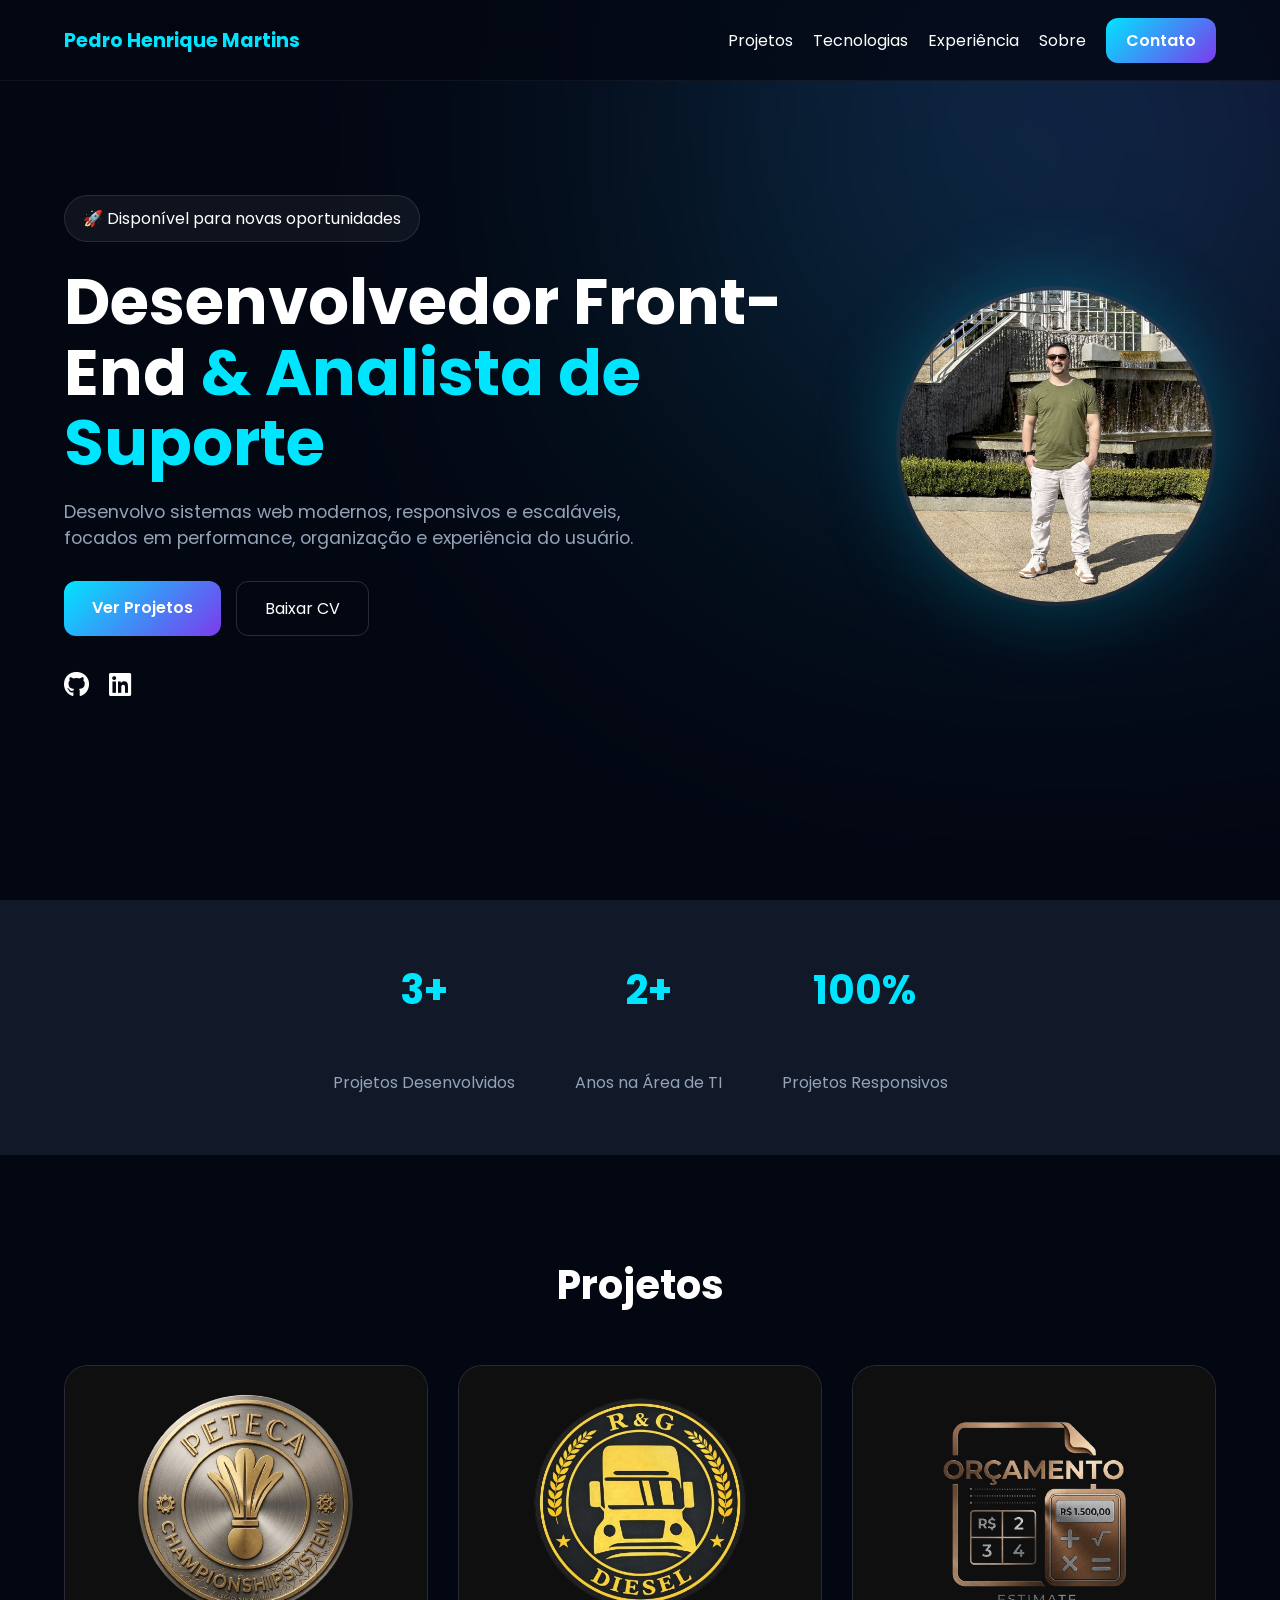
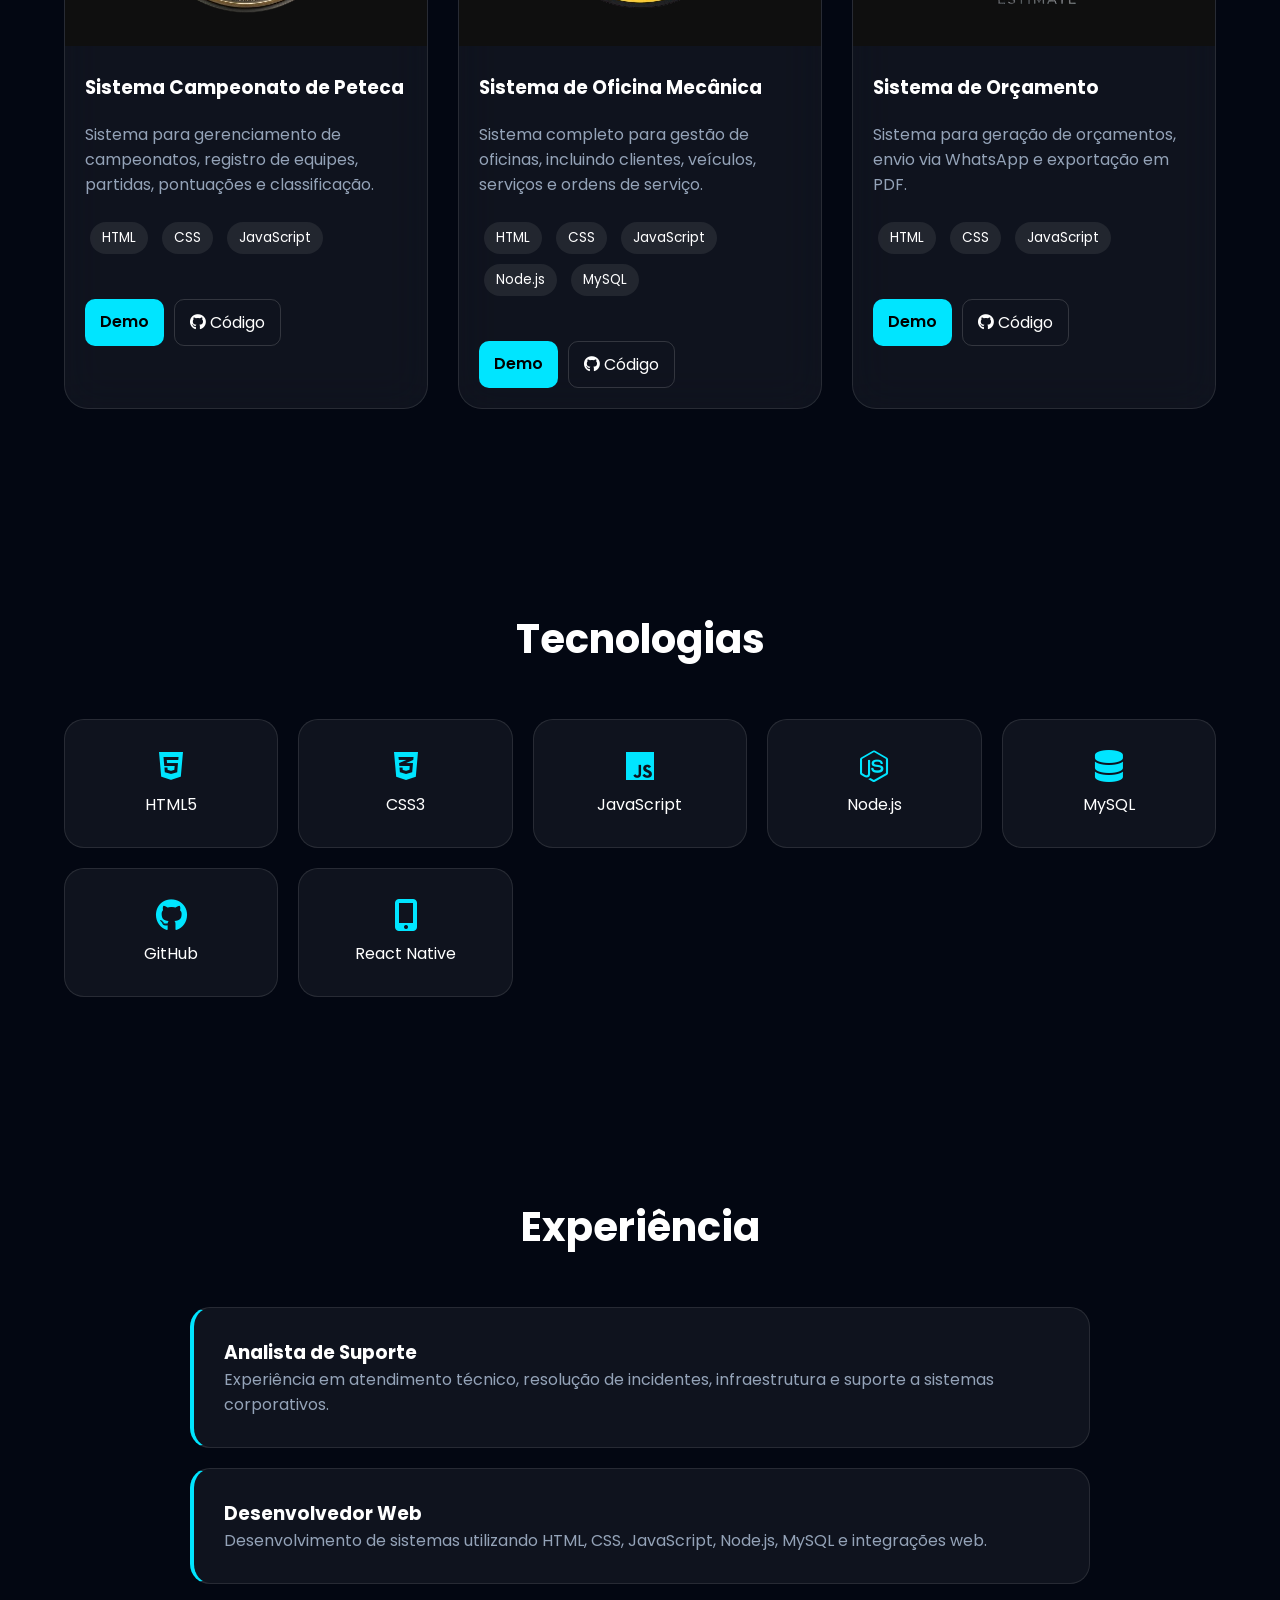
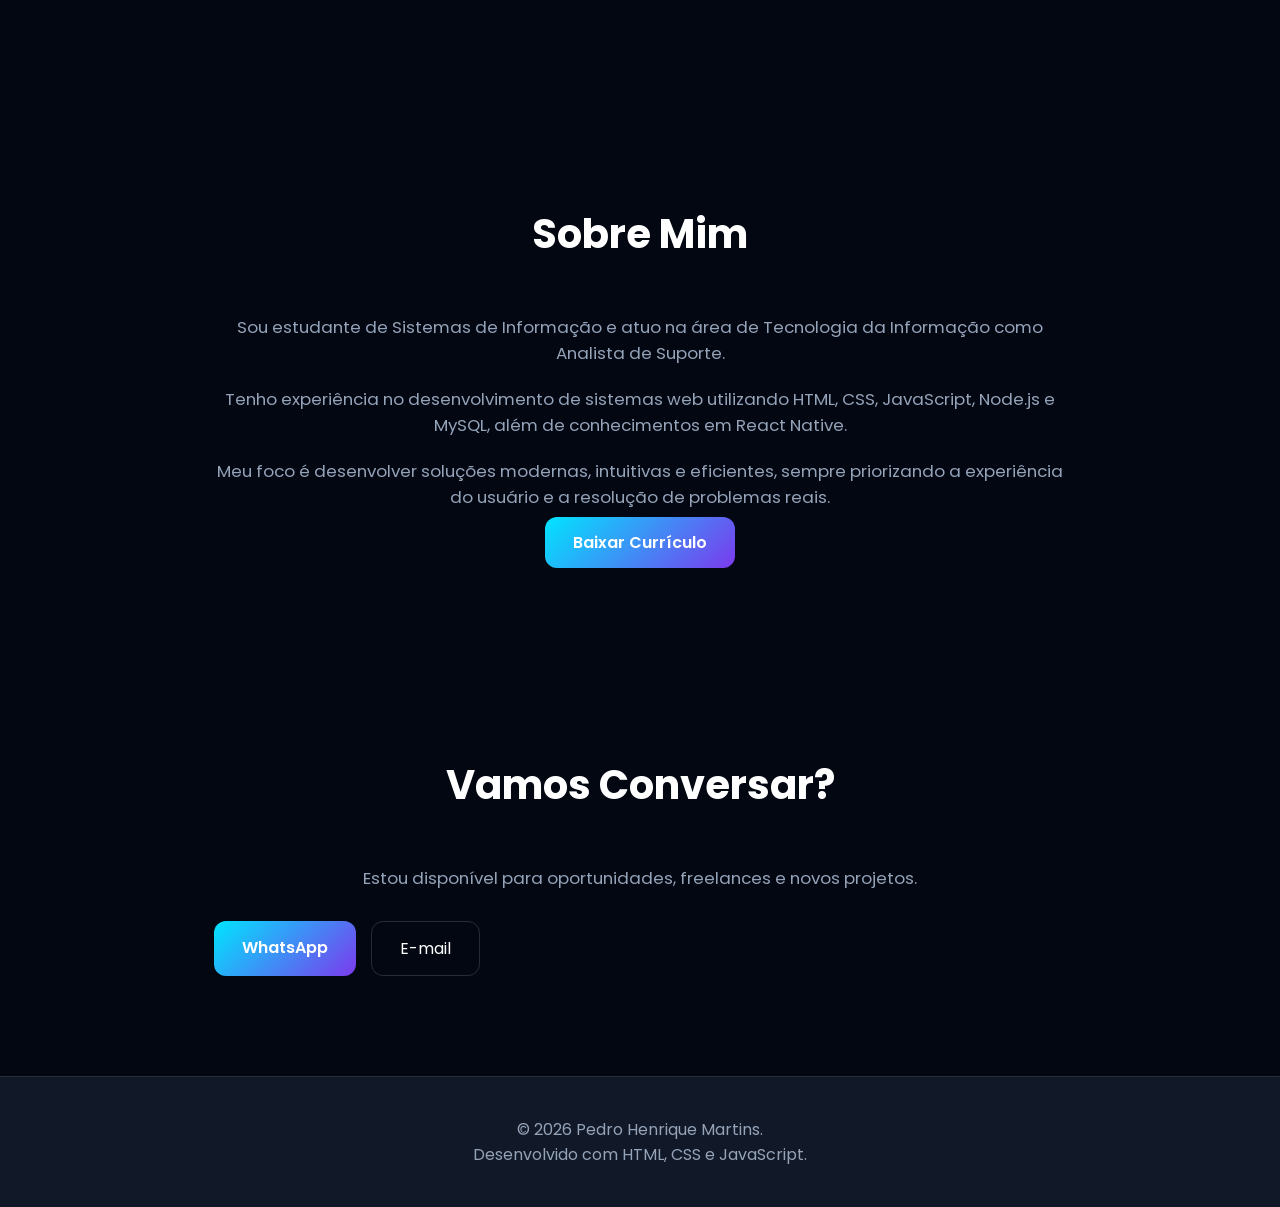
<file: index.html>
<!DOCTYPE html>
<html lang="pt-BR">

<head>
    <meta charset="UTF-8">
    <meta name="viewport" content="width=device-width, initial-scale=1.0">
    <title>Pedro Henrique Martins | Desenvolvedor Front-End</title>
    <meta name="description"
        content="Portfólio de Pedro Henrique Martins, Desenvolvedor Front-End e Analista de Suporte.">
    <link rel="icon" type="image/png" href="./Imagens/pessoal.png">
    <link rel="preconnect" href="https://fonts.googleapis.com">
    <link rel="preconnect" href="https://fonts.gstatic.com" crossorigin>
    <link href="https://fonts.googleapis.com/css2?family=Poppins:wght@300;400;500;600;700;800&display=swap"
        rel="stylesheet">
    <link rel="stylesheet" href="./CSS/styles.css">
    <link rel="stylesheet" href="https://cdnjs.cloudflare.com/ajax/libs/font-awesome/6.5.2/css/all.min.css">
</head>

<body>

    <!-- HEADER -->
    <header>
        <div class="container header-content">
            <h1>Pedro Henrique Martins</h1>
            <nav>
                <a href="#projetos">Projetos</a>
                <a href="#skills">Tecnologias</a>
                <a href="#experience">Experiência</a>
                <a href="#sobre">Sobre</a>
                <a href="https://wa.me/5531992346270" target="_blank" class="cta-button">
                    Contato
                </a>
            </nav>
        </div>
    </header>

    <!-- HERO -->
    <section class="hero">
        <div class="hero-background"></div>
        <div class="container hero-content">
            <div class="hero-left">
                <span class="badge">
                    🚀 Disponível para novas oportunidades
                </span>
                <h1>
                    Desenvolvedor Front-End
                    <span>& Analista de Suporte</span>
                </h1>
                <p>
                    Desenvolvo sistemas web modernos, responsivos e escaláveis,
                    focados em performance, organização e experiência do usuário.
                </p>
                <div class="hero-buttons">
                    <a href="#projetos" class="btn-primary">
                        Ver Projetos
                    </a>
                    <a href="./PDF/Curriculo Pedro Henrique Martins.pdf" download class="btn-secondary">
                        Baixar CV
                    </a>
                </div>
                <div class="hero-social">
                    <a href="https://github.com/pedrohmartinsss" target="_blank">
                        <i class="fab fa-github"></i>
                    </a>
                    <a href="https://www.linkedin.com/in/pedro-martins-b8b692201" target="_blank">
                        <i class="fab fa-linkedin"></i>
                    </a>
                </div>
            </div>
            <div class="hero-right">
                <img src="./Imagens/Perfil.jpg" alt="Pedro Henrique Martins">
            </div>
        </div>
    </section>

    <!-- ESTATÍSTICAS -->
    <section class="stats">
        <div class="stat">
            <h2>3+</h2>
            <p>Projetos Desenvolvidos</p>
        </div>
        <div class="stat">
            <h2>2+</h2>
            <p>Anos na Área de TI</p>
        </div>
        <div class="stat">
            <h2>100%</h2>
            <p>Projetos Responsivos</p>
        </div>
    </section>

    <!-- PROJETOS -->
    <section id="projetos">
        <div class="container">
            <h2>Projetos</h2>
            <div class="projetos-grid">

                <!-- PETECA -->
                <div class="projeto-card">
                    <img src="./Imagens/logo peteca.png" alt="Sistema Campeonato de Peteca">
                    <h3>Sistema Campeonato de Peteca</h3>
                    <p>
                        Sistema para gerenciamento de campeonatos,
                        registro de equipes, partidas,
                        pontuações e classificação.
                    </p>
                    <div class="tecnologias">
                        <span>HTML</span>
                        <span>CSS</span>
                        <span>JavaScript</span>
                    </div>
                    <div class="project-links">
                        <a href="https://pedrohmartinsss.github.io/campeonato/menu.html" target="_blank"
                            class="link-demo">
                            Demo
                        </a>
                        <a href="https://github.com/pedrohmartinsss/campeonato" target="_blank" class="link-github">
                            <i class="fab fa-github"></i>
                            Código
                        </a>
                    </div>
                </div>

                <!-- OFICINA -->
                <div class="projeto-card">
                    <img src="./Imagens/logo mecanica 2.png" alt="Sistema de Oficina Mecânica">
                    <h3>Sistema de Oficina Mecânica</h3>
                    <p>
                        Sistema completo para gestão de oficinas,
                        incluindo clientes, veículos,
                        serviços e ordens de serviço.
                    </p>
                    <div class="tecnologias">
                        <span>HTML</span>
                        <span>CSS</span>
                        <span>JavaScript</span>
                        <span>Node.js</span>
                        <span>MySQL</span>
                    </div>
                    <div class="project-links">
                        <a href="https://pedrohenriquemartins1780685422027.2361793.meusitehostgator.com.br"
                            target="_blank" class="link-demo">
                            Demo
                        </a>
                        <a href="https://github.com/pedrohmartinsss/oficina" target="_blank" class="link-github">
                            <i class="fab fa-github"></i>
                            Código
                        </a>
                    </div>
                </div>

                <!-- ORÇAMENTO -->
                <div class="projeto-card">
                    <img src="./Imagens/orcamento.png" alt="Sistema de Orçamento">
                    <h3>Sistema de Orçamento</h3>
                    <p>
                        Sistema para geração de orçamentos,
                        envio via WhatsApp e exportação em PDF.
                    </p>
                    <div class="tecnologias">
                        <span>HTML</span>
                        <span>CSS</span>
                        <span>JavaScript</span>
                    </div>
                    <div class="project-links">
                        <a href="https://pedrohmartinsss.github.io/or-amento/orçamento.html" target="_blank"
                            class="link-demo">
                            Demo
                        </a>
                        <a href="https://github.com/pedrohmartinsss/or-amento" target="_blank" class="link-github">
                            <i class="fab fa-github"></i>
                            Código
                        </a>
                    </div>
                </div>
            </div>
        </div>
    </section>

    <!-- TECNOLOGIAS -->
    <section id="skills">
        <div class="container">
            <h2>Tecnologias</h2>
            <div class="skills-grid">
                <div class="skill">
                    <i class="fab fa-html5"></i>
                    HTML5
                </div>
                <div class="skill">
                    <i class="fab fa-css3-alt"></i>
                    CSS3
                </div>
                <div class="skill">
                    <i class="fab fa-js"></i>
                    JavaScript
                </div>
                <div class="skill">
                    <i class="fab fa-node-js"></i>
                    Node.js
                </div>
                <div class="skill">
                    <i class="fas fa-database"></i>
                    MySQL
                </div>
                <div class="skill">
                    <i class="fab fa-github"></i>
                    GitHub
                </div>
                <div class="skill">
                    <i class="fas fa-mobile-alt"></i>
                    React Native
                </div>
            </div>
        </div>
    </section>

    <!-- EXPERIÊNCIA -->
    <section id="experience">
        <div class="container">
            <h2>Experiência</h2>
            <div class="timeline">
                <div class="timeline-card">
                    <h3>Analista de Suporte</h3>
                    <p>
                        Experiência em atendimento técnico,
                        resolução de incidentes,
                        infraestrutura e suporte a sistemas corporativos.
                    </p>
                </div>
                <div class="timeline-card">
                    <h3>Desenvolvedor Web</h3>
                    <p>
                        Desenvolvimento de sistemas utilizando
                        HTML, CSS, JavaScript,
                        Node.js, MySQL e integrações web.
                    </p>
                </div>
            </div>
        </div>
    </section>

    <!-- SOBRE -->
    <section id="sobre">
        <div class="container about-content">
            <h2>Sobre Mim</h2>
            <p>
                Sou estudante de Sistemas de Informação e atuo na área de Tecnologia da Informação como Analista de
                Suporte.
            </p>
            <p>
                Tenho experiência no desenvolvimento de sistemas web utilizando HTML, CSS, JavaScript, Node.js e MySQL,
                além de conhecimentos em React Native.
            </p>
            <p>
                Meu foco é desenvolver soluções modernas, intuitivas e eficientes, sempre priorizando a experiência do
                usuário e a resolução de problemas reais.
            </p>
            <a href="./PDF/Curriculo Pedro Henrique Martins.pdf" download class="btn-primary">
                Baixar Currículo
            </a>
        </div>
    </section>

    <!-- CONTATO -->
    <section id="contato">
        <div class="container about-content">
            <h2>Vamos Conversar?</h2>
            <p>
                Estou disponível para oportunidades,
                freelances e novos projetos.
            </p>
            <div class="hero-buttons">
                <a href="https://wa.me/5531992346270" target="_blank" class="btn-primary">
                    WhatsApp
                </a>
                <a href="mailto:pepehenrique007.ph@gmail.com" class="btn-secondary">
                    E-mail
                </a>
            </div>
        </div>
    </section>

    <!-- FOOTER -->
    <footer>
        <div class="container">
            <p>
                © 2026 Pedro Henrique Martins.
            </p>
            <p>
                Desenvolvido com HTML, CSS e JavaScript.
            </p>
        </div>
    </footer>
    <script src="./JS/script.js"></script>
</body>

</html>
</file>
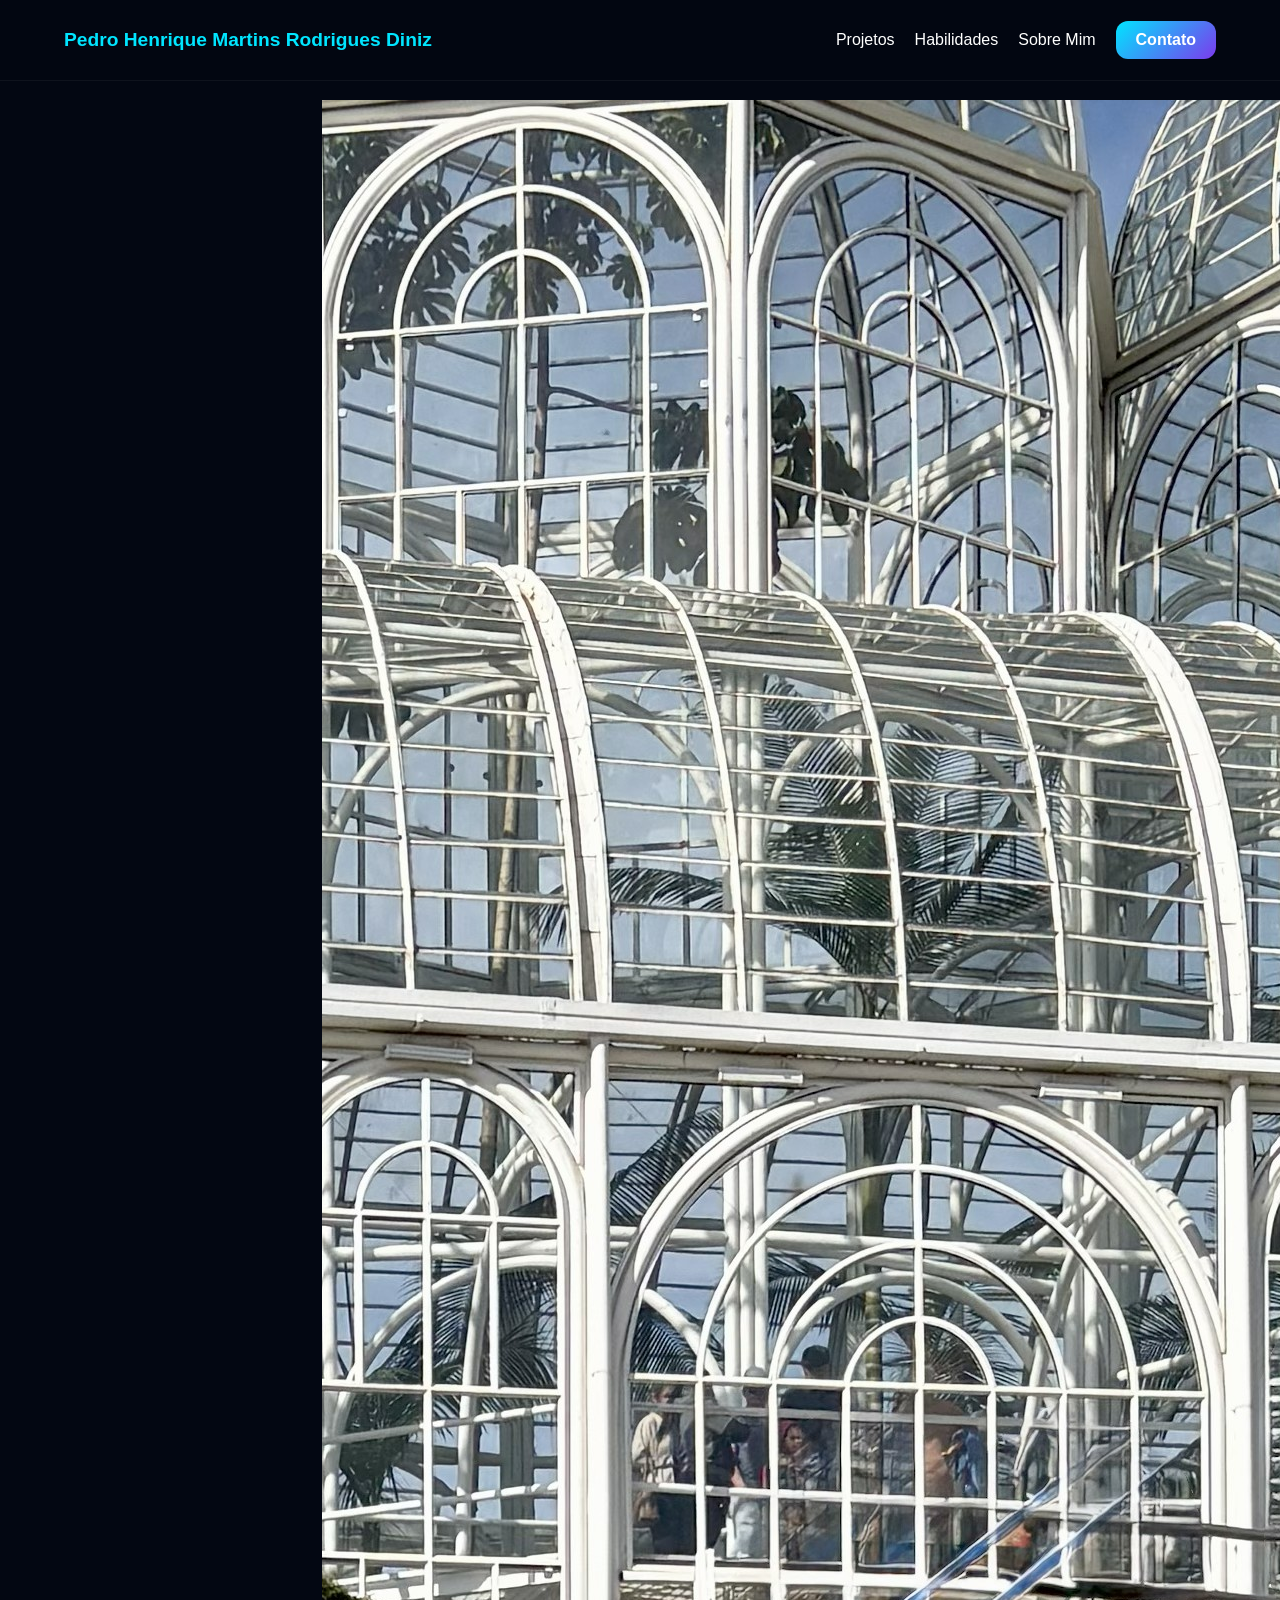
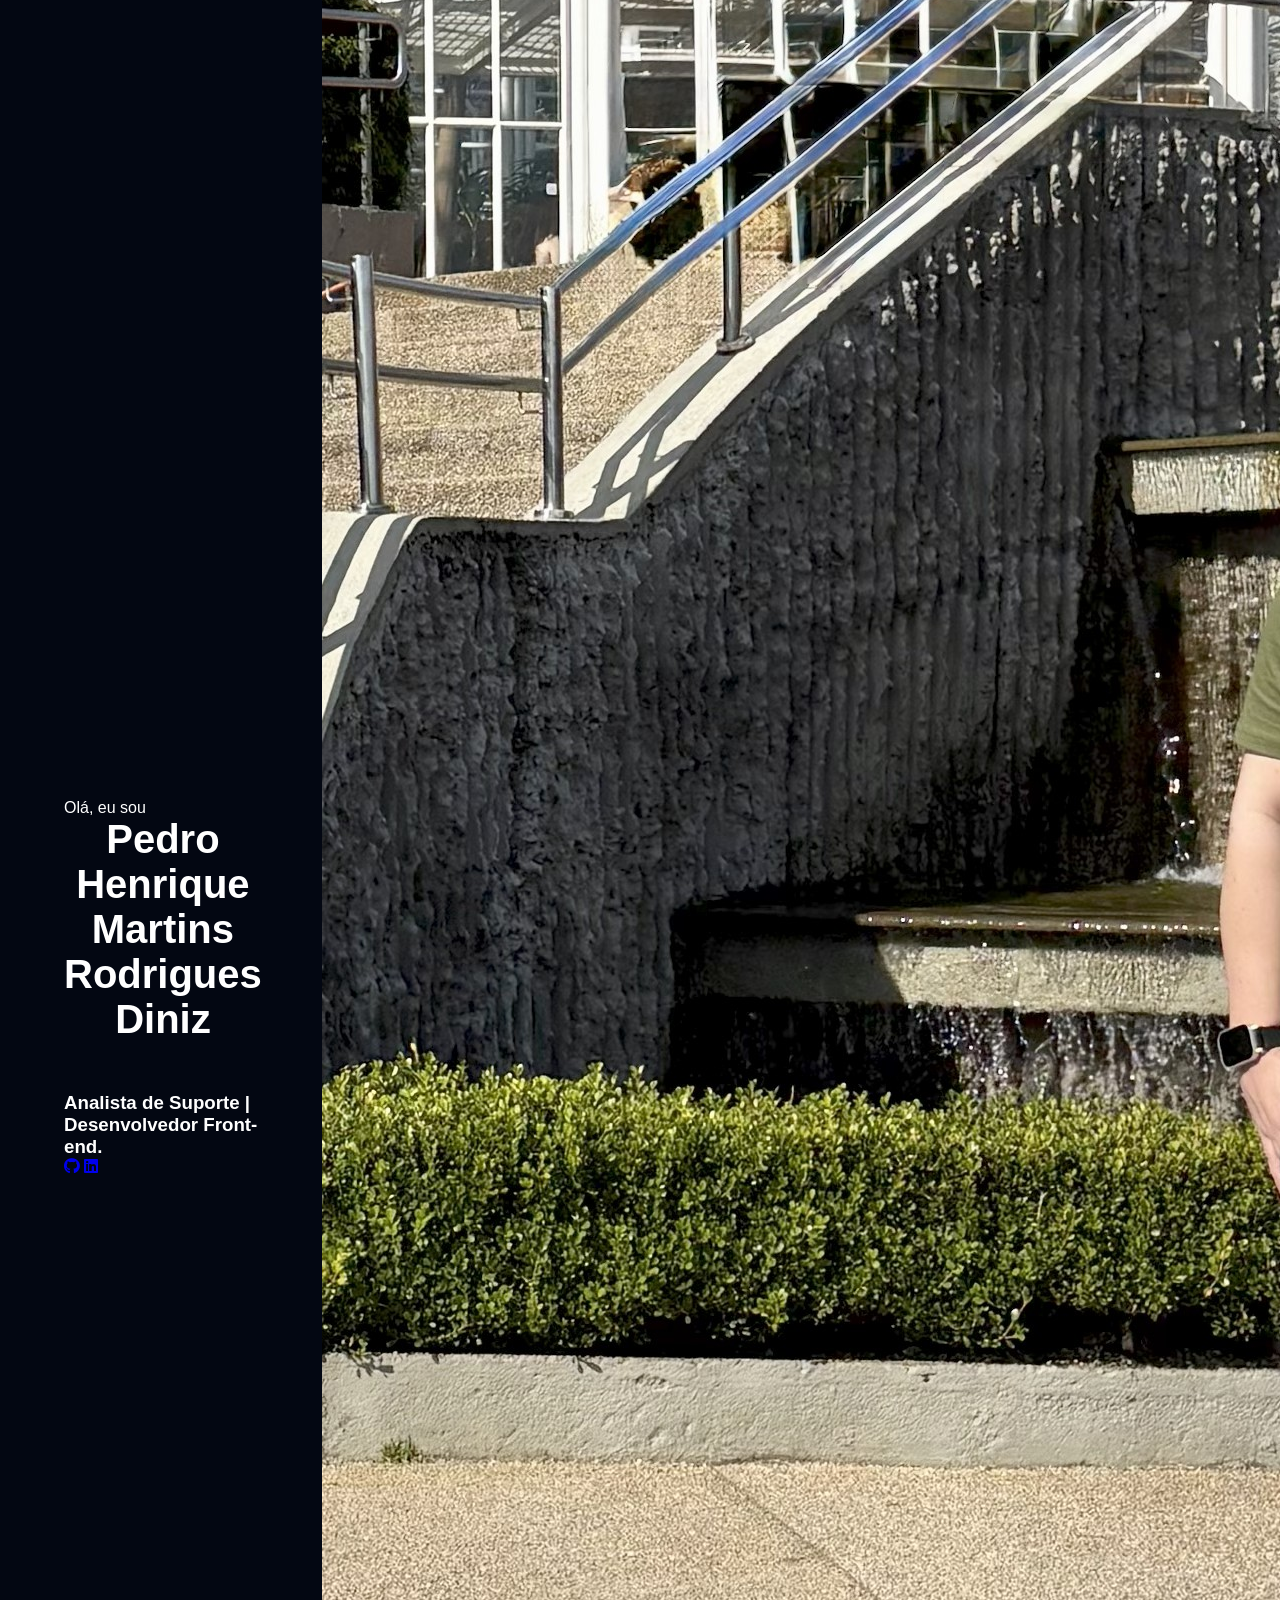
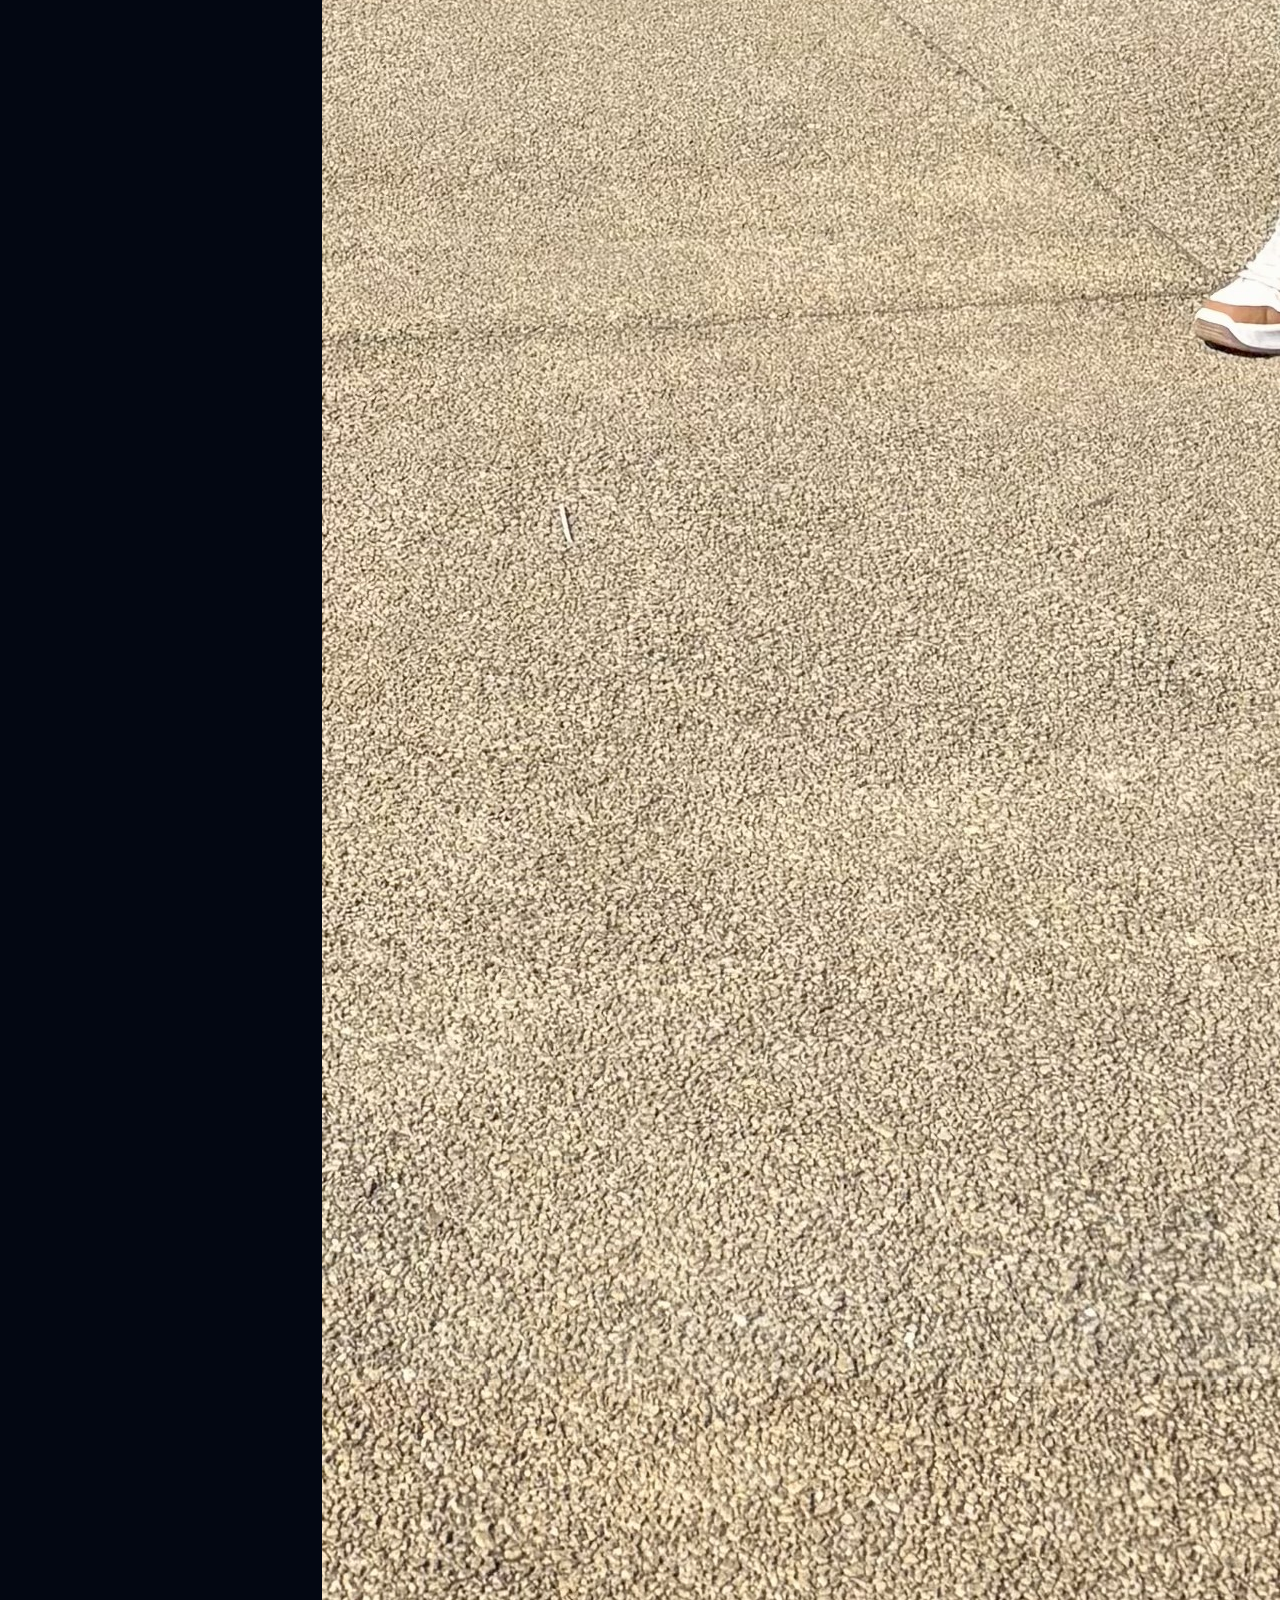
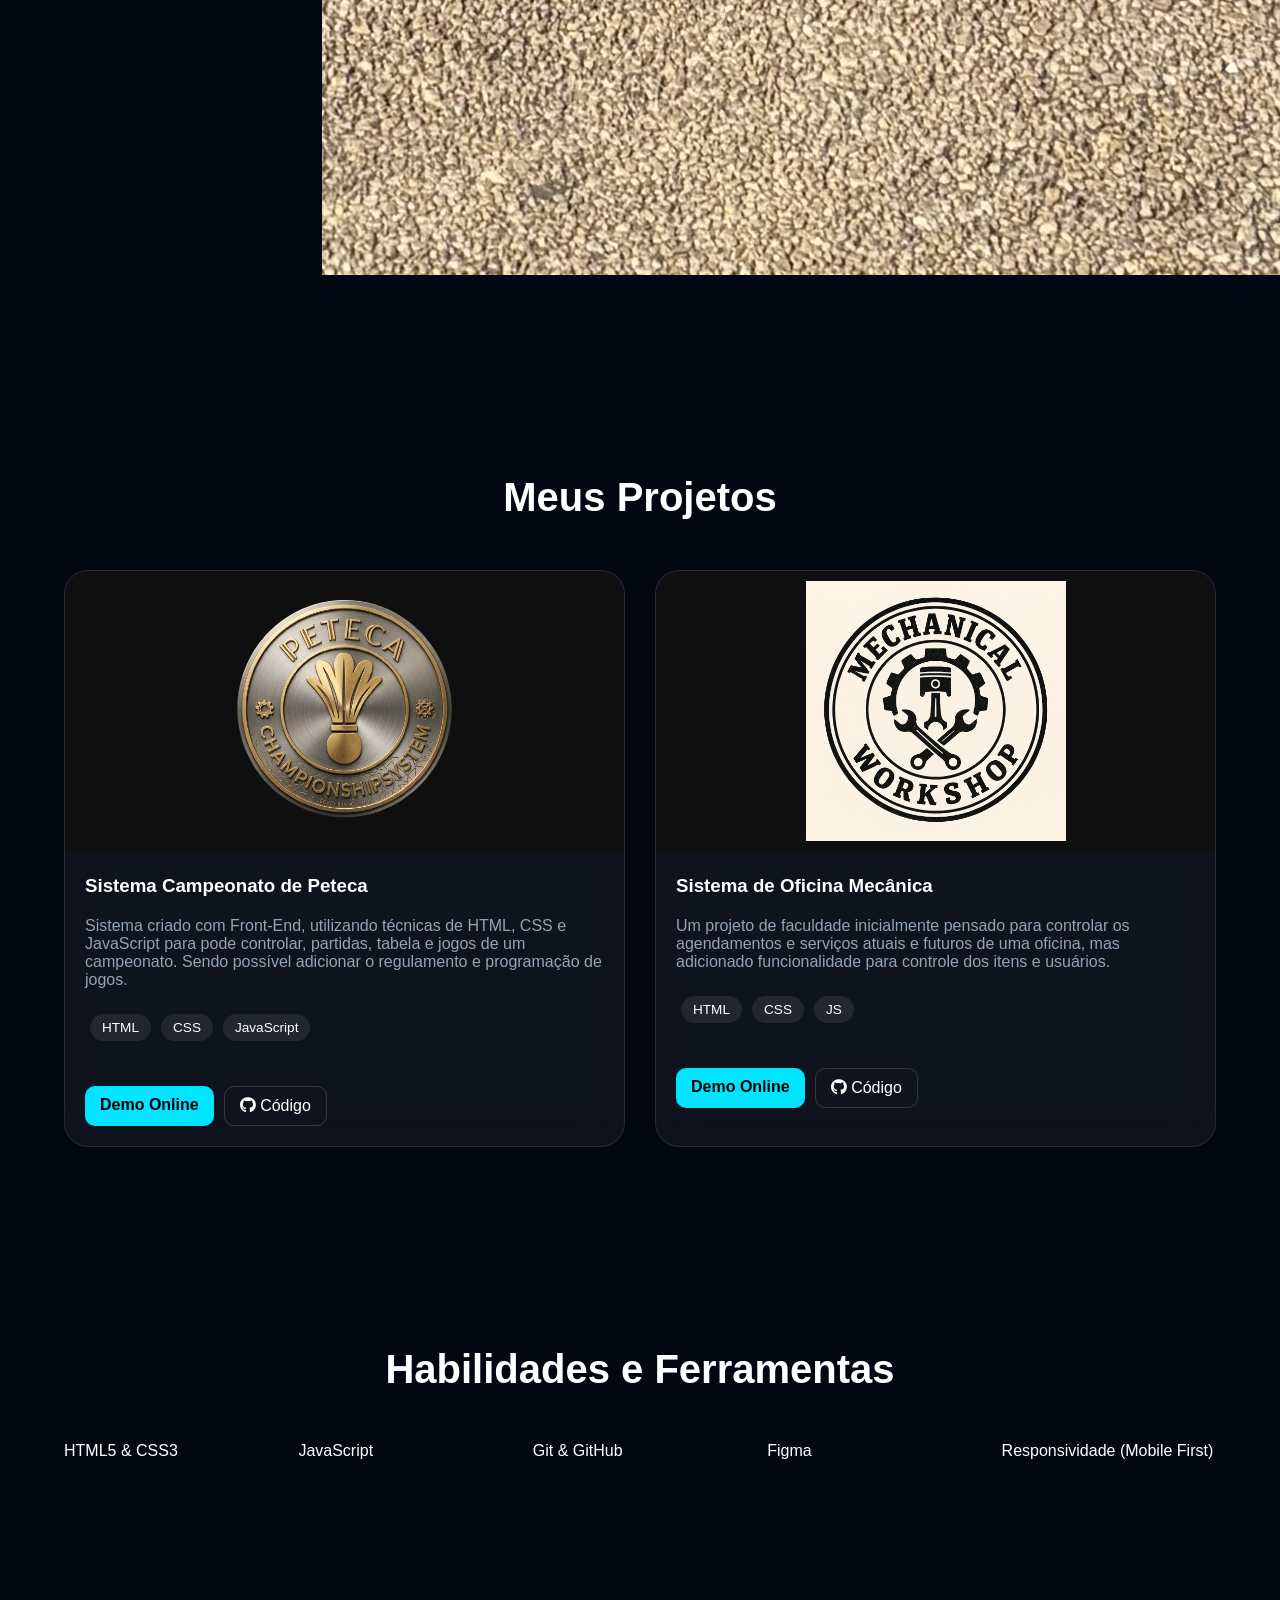
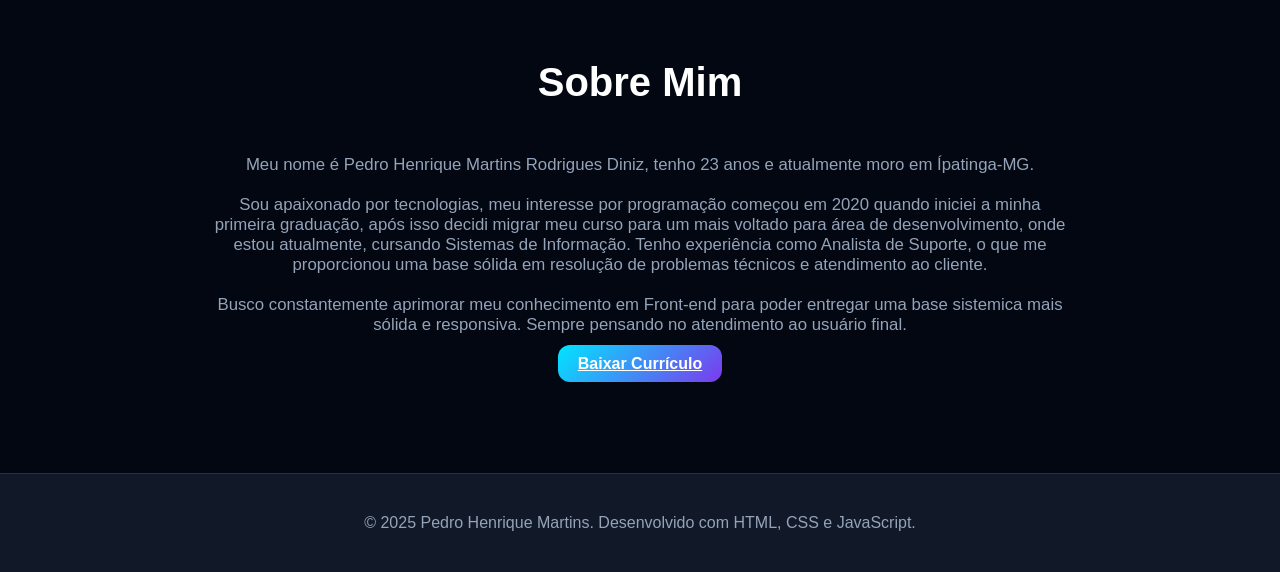
<file: portifolio.html>
<!DOCTYPE html>
<html lang="pt-BR">

<head>
    <meta charset="UTF-8">
    <meta name="viewport" content="width=device-width, initial-scale=1.0">
    <title>Pedro Martins | Desenvolvedor Front-end</title>
    <link rel="icon" href="logo pessoal.png">
    <link rel="stylesheet" href="styles.css">
    <link rel="stylesheet" href="https://cdnjs.cloudflare.com/ajax/libs/font-awesome/6.0.0-beta3/css/all.min.css">
</head>

<body>

    <header id="home">
        <div class="container header-content">
            <h1>Pedro Henrique Martins Rodrigues Diniz</h1>
            <nav>
                <a href="#projetos">Projetos</a>
                <a href="#habilidades">Habilidades</a>
                <a href="#sobre">Sobre Mim</a>
                <a href="https://wa.me/5531992346270" target="_blank" class="cta-button">Contato</a>
            </nav>
        </div>
    </header>

    <main>
        <section class="hero">
            <div class="container hero-content">
                <div class="hero-text">
                    <p class="greeting">Olá, eu sou</p>
                    <h2>Pedro Henrique Martins Rodrigues Diniz</h2>
                    <h3>Analista de Suporte | Desenvolvedor Front-end.</h3>
                    <div class="social-links">
                        <a href="https://github.com/pedrohmartinsss" target="_blank"><i class="fab fa-github"></i></a>
                        <a href="https://www.linkedin.com/in/pedro-martins-b8b692201" target="_blank"><i
                                class="fab fa-linkedin"></i></a>
                    </div>
                </div>
                <img src="Perfil.jpg" alt="Foto de perfil de Seu Nome" class="profile-photo">
            </div>
        </section>

        <section id="projetos" class="section-padding">
            <div class="container">
                <h2>Meus Projetos</h2>
                <div class="projetos-grid">
                    <div class="projeto-card">
                        <img src="logo peteca.png" alt="Prévia do Projeto 1">
                        <h3>Sistema Campeonato de Peteca</h3>
                        <p>Sistema criado com Front-End, utilizando técnicas de HTML, CSS e JavaScript para pode controlar, 
                            partidas, tabela e jogos de um campeonato. Sendo possível adicionar o regulamento e programação de jogos.</p>
                        <div class="tecnologias">
                            <span>HTML</span><span>CSS</span><span>JavaScript</span>
                        </div>
                        <div class="project-links">
                            <a href="https://pedrohmartinsss.github.io/campeonato/menu.html" target="_blank"
                                class="link-demo">Demo Online</a>
                            <a href="https://github.com/pedrohmartinsss/campeonato" target="_blank"
                                class="link-github"><i class="fab fa-github"></i> Código</a>
                        </div>
                    </div>
                    <div class="projeto-card">
                        <img src="logo mecanica2.png" alt="Prévia do Projeto 2">
                        <h3>Sistema de Oficina Mecânica</h3>
                        <p>Um projeto de faculdade inicialmente pensado para controlar os agendamentos e serviços atuais e futuros de uma oficina,
                            mas adicionado funcionalidade para controle dos itens e usuários.</p>
                        <div class="tecnologias">
                            <span>HTML</span><span>CSS</span><span>JS</span>
                        </div>
                        <div class="project-links">
                            <a href="https://pedrohmartinsss.github.io/oficina/Menu.html" target="_blank"
                                class="link-demo">Demo Online</a>
                            <a href="https://github.com/pedrohmartinsss/oficina" target="_blank" class="link-github"><i
                                    class="fab fa-github"></i> Código</a>
                        </div>
                    </div>
                </div>
            </div>
        </section>

        <section id="habilidades" class="section-padding dark-section">
            <div class="container">
                <h2>Habilidades e Ferramentas</h2>
                <div class="skills-grid">
                    <div class="skill-item">HTML5 & CSS3</div>
                    <div class="skill-item">JavaScript</div>
                    <div class="skill-item">Git & GitHub</div>
                    <div class="skill-item">Figma</div>
                    <div class="skill-item">Responsividade (Mobile First)</div>
                </div>
            </div>
        </section>

        <section id="sobre" class="section-padding">
            <div class="container about-content">
                <h2>Sobre Mim</h2>
                <p>Meu nome é Pedro Henrique Martins Rodrigues Diniz, tenho 23 anos e atualmente moro em Ípatinga-MG.
                <p>
                    Sou apaixonado por tecnologias, meu interesse por programação começou em 2020 quando iniciei a minha
                    primeira graduação,
                    após isso decidi migrar meu curso para um mais voltado para área de desenvolvimento, onde estou
                    atualmente,
                    cursando Sistemas de Informação. Tenho experiência como Analista de Suporte, o que me proporcionou
                    uma base sólida em
                    resolução de problemas técnicos e atendimento ao cliente.</p>
                </p>
                <p>Busco constantemente aprimorar meu conhecimento em Front-end para poder entregar uma base sistemica
                    mais sólida e responsiva. Sempre pensando no atendimento ao usuário final. </p>
                <a href="Pedro Henrique Martins.pdf" download class="cta-button secondary-cta">Baixar Currículo</a>
            </div>
        </section>

        <!--<section id="contato" class="section-padding dark-section">
            <div class="container">
                <h2>Entre em Contato</h2>
                <p>Se você tem um projeto em mente ou apenas quer trocar ideias sobre Front-end, me envie uma mensagem!
                </p>
                <form id="contact-form">
                    <input type="text" name="name" placeholder="Seu Nome" required>
                    <input type="email" name="email" placeholder="Seu E-mail" required>
                    <textarea name="message" rows="5" placeholder="Sua Mensagem" required></textarea>
                    <button type="submit" class="cta-button">Enviar Mensagem</button>
                    <p id="form-status" class="hidden"></p>
                </form>
            </div>
        </section>-->
    </main>

    <footer>
        <div class="container">
            <p>&copy; 2025 Pedro Henrique Martins. Desenvolvido com HTML, CSS e JavaScript.</p>
        </div>
    </footer>

    <script src="script.js"></script>
</body>

</html>
</file>
<file: CSS/styles.css>
/* ==========================================
   RESET
========================================== */

* {
    margin: 0;
    padding: 0;
    box-sizing: border-box;
}

html {
    scroll-behavior: smooth;
}

/* ==========================================
   VARIÁVEIS
========================================== */
:root {
    --bg: #030712;
    --bg-secondary: #111827;
    --card-bg: rgba(255, 255, 255, 0.05);
    --border: rgba(255, 255, 255, 0.1);
    --text: #ffffff;
    --text-secondary: #94a3b8;
    --primary: #00e5ff;
    --primary-dark: #00b8d4;
    --accent: #7c3aed;
    --container-width: 1200px;
}

/* ==========================================
   BODY
========================================== */
body {
    font-family: 'Poppins', sans-serif;
    background: var(--bg);
    color: var(--text);
    overflow-x: hidden;
}

/* ==========================================
   CONTAINER
========================================== */
.container {
    max-width: var(--container-width);
    margin: 0 auto;
    padding: 0 24px;
}

/* ==========================================
   HEADER
========================================== */
header {
    position: fixed;
    width: 100%;
    top: 0;
    z-index: 999;
    backdrop-filter: blur(20px);
    background: rgba(3, 7, 18, .75);
    border-bottom: 1px solid rgba(255, 255, 255, .05);
}

.header-content {
    display: flex;
    justify-content: space-between;
    align-items: center;
    min-height: 80px;
}

header h1 {
    color: var(--primary);
    font-size: 1.2rem;
    font-weight: 700;
}

nav {
    display: flex;
    align-items: center;
    gap: 20px;
}

nav a {
    color: white;
    text-decoration: none;
    transition: .3s;
}

nav a:hover {
    color: var(--primary);
}

.cta-button {
    padding: 10px 20px;
    border-radius: 12px;
    background: linear-gradient(135deg,
            var(--primary),
            var(--accent));

    color: white !important;
    font-weight: 600;
}

/* ==========================================
   HERO
========================================== */
.hero {
    min-height: 100vh;
    display: flex;
    align-items: center;
    position: relative;
    overflow: hidden;
    padding-top: 100px;
}

.hero-background {
    position: absolute;
    width: 700px;
    height: 700px;
    background: linear-gradient(45deg,
            var(--primary),
            var(--accent));
    filter: blur(180px);
    opacity: .25;
    top: -250px;
    right: -150px;
}

.hero-content {
    display: flex;
    justify-content: space-between;
    align-items: center;
    gap: 60px;
    position: relative;
    z-index: 2;
}

.hero-left {
    flex: 1;
}

.badge {
    display: inline-flex;
    padding: 10px 18px;
    border-radius: 999px;
    border: 1px solid rgba(255, 255, 255, .1);
    background: rgba(255, 255, 255, .05);
    margin-bottom: 25px;
}

.hero-left h1 {
    font-size: 4rem;
    line-height: 1.1;
    margin-bottom: 20px;
}

.hero-left h1 span {
    color: var(--primary);
}

.hero-left p {
    color: var(--text-secondary);
    font-size: 1.1rem;
    max-width: 600px;
}

.hero-buttons {
    display: flex;
    gap: 15px;
    margin-top: 30px;
    flex-wrap: wrap;
}

.btn-primary {
    text-decoration: none;
    padding: 14px 28px;
    border-radius: 12px;
    background: linear-gradient(135deg,
            var(--primary),
            var(--accent));

    color: white;
    font-weight: 600;
}

.btn-secondary {
    text-decoration: none;
    padding: 14px 28px;
    border-radius: 12px;
    border: 1px solid rgba(255, 255, 255, .15);
    color: white;
}

.hero-right img {
    width: 320px;
    height: 320px;
    object-fit: cover;
    border-radius: 50%;
    border: 4px solid rgba(255, 255, 255, .1);
    box-shadow: 0 0 80px rgba(0, 229, 255, .25);
}

.hero-social {
    margin-top: 30px;
    display: flex;
    gap: 20px;
}

.hero-social a {
    color: white;
    font-size: 1.6rem;
    transition: .3s;
}

.hero-social a:hover {
    color: var(--primary);
    transform: translateY(-3px);
}

/* ==========================================
   STATS
========================================== */
.stats {
    display: flex;
    justify-content: center;
    gap: 60px;
    padding: 60px 20px;
    background: var(--bg-secondary);
}

.stat {
    text-align: center;
}

.stat h2 {
    font-size: 2.5rem;
    color: var(--primary);
}

.stat p {
    color: var(--text-secondary);
}

/* ==========================================
   SEÇÕES
========================================== */
section {
    padding: 100px 0;
}

section h2 {
    text-align: center;
    font-size: 2.5rem;
    margin-bottom: 50px;
}

/* ==========================================
   PROJETOS
========================================== */
.projetos-grid {
    display: grid;
    grid-template-columns: repeat(auto-fit, minmax(320px, 1fr));
    gap: 30px;
}

.projeto-card {
    background: var(--card-bg);
    backdrop-filter: blur(20px);
    border: 1px solid var(--border);
    border-radius: 24px;
    overflow: hidden;
    transition: .4s;
}

.projeto-card:hover {
    transform: translateY(-10px);
    box-shadow: 0 15px 40px rgba(0, 229, 255, .15);
}

.projeto-card img {
    width: 100%;
    height: 280px;
    object-fit: cover;
}

.projeto-card h3 {
    padding: 20px;
}

.projeto-card p {
    padding: 0 20px;
    color: var(--text-secondary);
}

.projeto-card img {
    width: 100%;
    height: 280px;
    object-fit: contain;
    background: #0f0f0f;
    /* ou transparente */
    padding: 10px;
}

.tecnologias {
    padding: 20px;
}

.tecnologias span {
    display: inline-block;
    margin: 5px;
    padding: 6px 12px;
    border-radius: 20px;
    background: rgba(255, 255, 255, .08);
    color: white;
    font-size: .85rem;
}

.project-links {
    display: flex;
    gap: 10px;
    padding: 20px;
}

.link-demo {
    text-decoration: none;
    background: var(--primary);
    color: #000;
    padding: 10px 15px;
    border-radius: 10px;
    font-weight: 600;
}

.link-github {
    text-decoration: none;
    color: white;
    border: 1px solid rgba(255, 255, 255, .15);
    padding: 10px 15px;
    border-radius: 10px;
}

/* ==========================================
   SKILLS
========================================== */
.skills-grid {
    display: grid;
    grid-template-columns: repeat(auto-fit, minmax(180px, 1fr));
    gap: 20px;
}

.skill {
    background: var(--card-bg);
    border: 1px solid var(--border);
    border-radius: 20px;
    padding: 30px;
    text-align: center;
    transition: .3s;
}

.skill:hover {
    transform: translateY(-8px);
    border-color: var(--primary);
}

.skill i {
    font-size: 2rem;
    margin-bottom: 10px;
    color: var(--primary);
    display: block;
}

/* ==========================================
   EXPERIÊNCIA
========================================== */
.timeline {
    max-width: 900px;
    margin: auto;
}

.timeline-card {
    background: var(--card-bg);
    border: 1px solid var(--border);
    border-left: 4px solid var(--primary);
    border-radius: 20px;
    padding: 30px;
    margin-bottom: 20px;
}

.timeline-card p {
    color: var(--text-secondary);
}

/* ==========================================
   SOBRE
========================================== */
.about-content {
    max-width: 900px;
    margin: auto;
    text-align: center;
}

.about-content p {
    color: var(--text-secondary);
    margin-bottom: 20px;
    font-size: 1.05rem;
}

/* ==========================================
   ANIMAÇÕES
========================================== */
.hidden-element {
    opacity: 0;
    transform: translateY(40px);
    transition:
        opacity .8s ease,
        transform .8s ease;
}

.show {
    opacity: 1;
    transform: translateY(0);
}

nav a.active {
    color: var(--primary);
}

/* ==========================================
   FOOTER
========================================== */
footer {
    padding: 40px 20px;
    text-align: center;
    border-top: 1px solid var(--border);
    background: var(--bg-secondary);
}

footer p {
    color: var(--text-secondary);
}

/* ==========================================
   RESPONSIVO
========================================== */
@media (max-width: 768px) {

    .header-content {
        flex-direction: column;
        padding: 20px 0;
    }

    nav {
        flex-wrap: wrap;
        justify-content: center;
    }

    .hero-content {
        flex-direction: column;
        text-align: center;
    }

    .hero-left h1 {
        font-size: 2.6rem;
    }

    .hero-right img {
        width: 220px;
        height: 220px;
    }

    .stats {
        flex-direction: column;
        gap: 20px;
    }

    .project-links {
        flex-direction: column;
    }
}
</file>
<file: styles.css>
/* ==========================================
   RESET
========================================== */

* {
    margin: 0;
    padding: 0;
    box-sizing: border-box;
}

html {
    scroll-behavior: smooth;
}

/* ==========================================
   VARIÁVEIS
========================================== */
:root {
    --bg: #030712;
    --bg-secondary: #111827;
    --card-bg: rgba(255, 255, 255, 0.05);
    --border: rgba(255, 255, 255, 0.1);
    --text: #ffffff;
    --text-secondary: #94a3b8;
    --primary: #00e5ff;
    --primary-dark: #00b8d4;
    --accent: #7c3aed;
    --container-width: 1200px;
}

/* ==========================================
   BODY
========================================== */
body {
    font-family: 'Poppins', sans-serif;
    background: var(--bg);
    color: var(--text);
    overflow-x: hidden;
}

/* ==========================================
   CONTAINER
========================================== */
.container {
    max-width: var(--container-width);
    margin: 0 auto;
    padding: 0 24px;
}

/* ==========================================
   HEADER
========================================== */
header {
    position: fixed;
    width: 100%;
    top: 0;
    z-index: 999;
    backdrop-filter: blur(20px);
    background: rgba(3, 7, 18, .75);
    border-bottom: 1px solid rgba(255, 255, 255, .05);
}

.header-content {
    display: flex;
    justify-content: space-between;
    align-items: center;
    min-height: 80px;
}

header h1 {
    color: var(--primary);
    font-size: 1.2rem;
    font-weight: 700;
}

nav {
    display: flex;
    align-items: center;
    gap: 20px;
}

nav a {
    color: white;
    text-decoration: none;
    transition: .3s;
}

nav a:hover {
    color: var(--primary);
}

.cta-button {
    padding: 10px 20px;
    border-radius: 12px;
    background: linear-gradient(135deg,
            var(--primary),
            var(--accent));

    color: white !important;
    font-weight: 600;
}

/* ==========================================
   HERO
========================================== */
.hero {
    min-height: 100vh;
    display: flex;
    align-items: center;
    position: relative;
    overflow: hidden;
    padding-top: 100px;
}

.hero-background {
    position: absolute;
    width: 700px;
    height: 700px;
    background: linear-gradient(45deg,
            var(--primary),
            var(--accent));
    filter: blur(180px);
    opacity: .25;
    top: -250px;
    right: -150px;
}

.hero-content {
    display: flex;
    justify-content: space-between;
    align-items: center;
    gap: 60px;
    position: relative;
    z-index: 2;
}

.hero-left {
    flex: 1;
}

.badge {
    display: inline-flex;
    padding: 10px 18px;
    border-radius: 999px;
    border: 1px solid rgba(255, 255, 255, .1);
    background: rgba(255, 255, 255, .05);
    margin-bottom: 25px;
}

.hero-left h1 {
    font-size: 4rem;
    line-height: 1.1;
    margin-bottom: 20px;
}

.hero-left h1 span {
    color: var(--primary);
}

.hero-left p {
    color: var(--text-secondary);
    font-size: 1.1rem;
    max-width: 600px;
}

.hero-buttons {
    display: flex;
    gap: 15px;
    margin-top: 30px;
    flex-wrap: wrap;
}

.btn-primary {
    text-decoration: none;
    padding: 14px 28px;
    border-radius: 12px;
    background: linear-gradient(135deg,
            var(--primary),
            var(--accent));

    color: white;
    font-weight: 600;
}

.btn-secondary {
    text-decoration: none;
    padding: 14px 28px;
    border-radius: 12px;
    border: 1px solid rgba(255, 255, 255, .15);
    color: white;
}

.hero-right img {
    width: 320px;
    height: 320px;
    object-fit: cover;
    border-radius: 50%;
    border: 4px solid rgba(255, 255, 255, .1);
    box-shadow: 0 0 80px rgba(0, 229, 255, .25);
}

.hero-social {
    margin-top: 30px;
    display: flex;
    gap: 20px;
}

.hero-social a {
    color: white;
    font-size: 1.6rem;
    transition: .3s;
}

.hero-social a:hover {
    color: var(--primary);
    transform: translateY(-3px);
}

/* ==========================================
   STATS
========================================== */
.stats {
    display: flex;
    justify-content: center;
    gap: 60px;
    padding: 60px 20px;
    background: var(--bg-secondary);
}

.stat {
    text-align: center;
}

.stat h2 {
    font-size: 2.5rem;
    color: var(--primary);
}

.stat p {
    color: var(--text-secondary);
}

/* ==========================================
   SEÇÕES
========================================== */
section {
    padding: 100px 0;
}

section h2 {
    text-align: center;
    font-size: 2.5rem;
    margin-bottom: 50px;
}

/* ==========================================
   PROJETOS
========================================== */
.projetos-grid {
    display: grid;
    grid-template-columns: repeat(auto-fit, minmax(320px, 1fr));
    gap: 30px;
}

.projeto-card {
    background: var(--card-bg);
    backdrop-filter: blur(20px);
    border: 1px solid var(--border);
    border-radius: 24px;
    overflow: hidden;
    transition: .4s;
}

.projeto-card:hover {
    transform: translateY(-10px);
    box-shadow: 0 15px 40px rgba(0, 229, 255, .15);
}

.projeto-card img {
    width: 100%;
    height: 280px;
    object-fit: cover;
}

.projeto-card h3 {
    padding: 20px;
}

.projeto-card p {
    padding: 0 20px;
    color: var(--text-secondary);
}

.projeto-card img {
    width: 100%;
    height: 280px;
    object-fit: contain;
    background: #0f0f0f;
    /* ou transparente */
    padding: 10px;
}

.tecnologias {
    padding: 20px;
}

.tecnologias span {
    display: inline-block;
    margin: 5px;
    padding: 6px 12px;
    border-radius: 20px;
    background: rgba(255, 255, 255, .08);
    color: white;
    font-size: .85rem;
}

.project-links {
    display: flex;
    gap: 10px;
    padding: 20px;
}

.link-demo {
    text-decoration: none;
    background: var(--primary);
    color: #000;
    padding: 10px 15px;
    border-radius: 10px;
    font-weight: 600;
}

.link-github {
    text-decoration: none;
    color: white;
    border: 1px solid rgba(255, 255, 255, .15);
    padding: 10px 15px;
    border-radius: 10px;
}

/* ==========================================
   SKILLS
========================================== */
.skills-grid {
    display: grid;
    grid-template-columns: repeat(auto-fit, minmax(180px, 1fr));
    gap: 20px;
}

.skill {
    background: var(--card-bg);
    border: 1px solid var(--border);
    border-radius: 20px;
    padding: 30px;
    text-align: center;
    transition: .3s;
}

.skill:hover {
    transform: translateY(-8px);
    border-color: var(--primary);
}

.skill i {
    font-size: 2rem;
    margin-bottom: 10px;
    color: var(--primary);
    display: block;
}

/* ==========================================
   EXPERIÊNCIA
========================================== */
.timeline {
    max-width: 900px;
    margin: auto;
}

.timeline-card {
    background: var(--card-bg);
    border: 1px solid var(--border);
    border-left: 4px solid var(--primary);
    border-radius: 20px;
    padding: 30px;
    margin-bottom: 20px;
}

.timeline-card p {
    color: var(--text-secondary);
}

/* ==========================================
   SOBRE
========================================== */
.about-content {
    max-width: 900px;
    margin: auto;
    text-align: center;
}

.about-content p {
    color: var(--text-secondary);
    margin-bottom: 20px;
    font-size: 1.05rem;
}

/* ==========================================
   ANIMAÇÕES
========================================== */
.hidden-element {
    opacity: 0;
    transform: translateY(40px);
    transition:
        opacity .8s ease,
        transform .8s ease;
}

.show {
    opacity: 1;
    transform: translateY(0);
}

nav a.active {
    color: var(--primary);
}

/* ==========================================
   FOOTER
========================================== */
footer {
    padding: 40px 20px;
    text-align: center;
    border-top: 1px solid var(--border);
    background: var(--bg-secondary);
}

footer p {
    color: var(--text-secondary);
}

/* ==========================================
   RESPONSIVO
========================================== */
@media (max-width: 768px) {

    .header-content {
        flex-direction: column;
        padding: 20px 0;
    }

    nav {
        flex-wrap: wrap;
        justify-content: center;
    }

    .hero-content {
        flex-direction: column;
        text-align: center;
    }

    .hero-left h1 {
        font-size: 2.6rem;
    }

    .hero-right img {
        width: 220px;
        height: 220px;
    }

    .stats {
        flex-direction: column;
        gap: 20px;
    }

    .project-links {
        flex-direction: column;
    }
}
</file>
